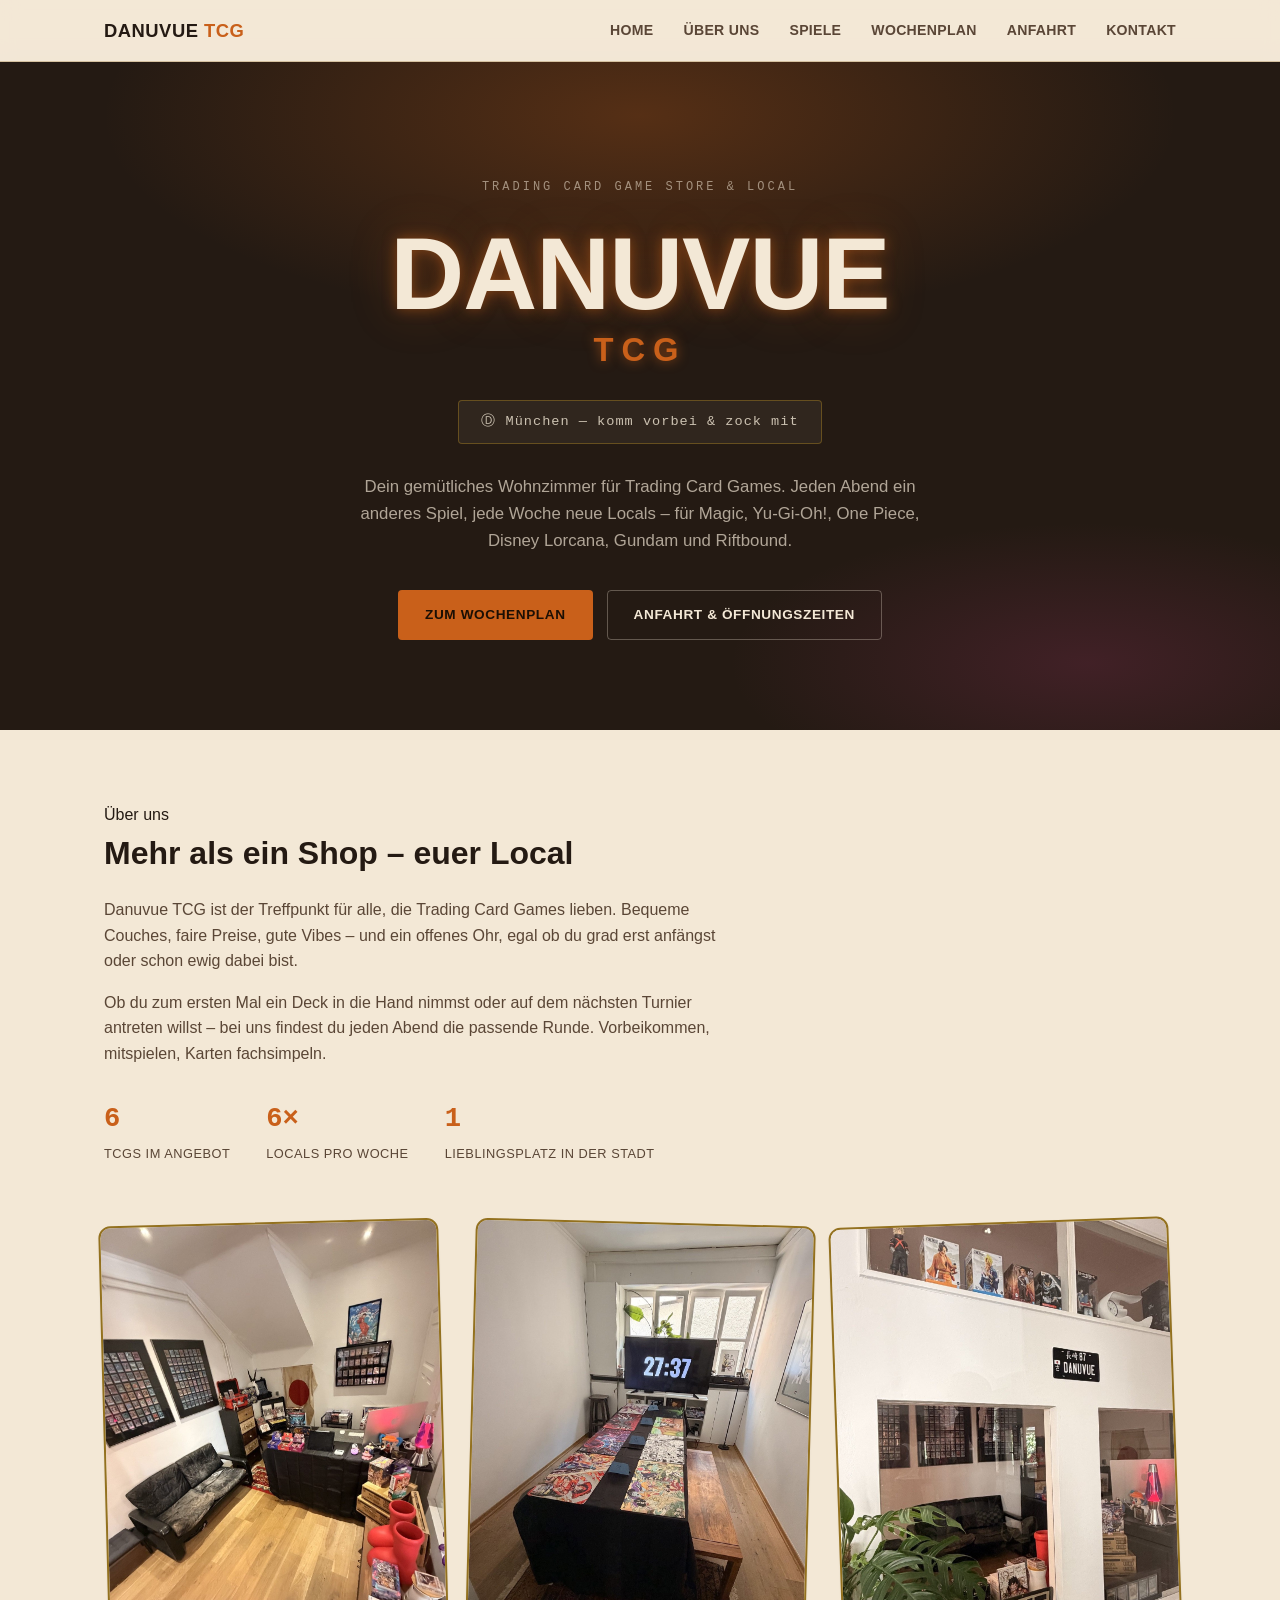
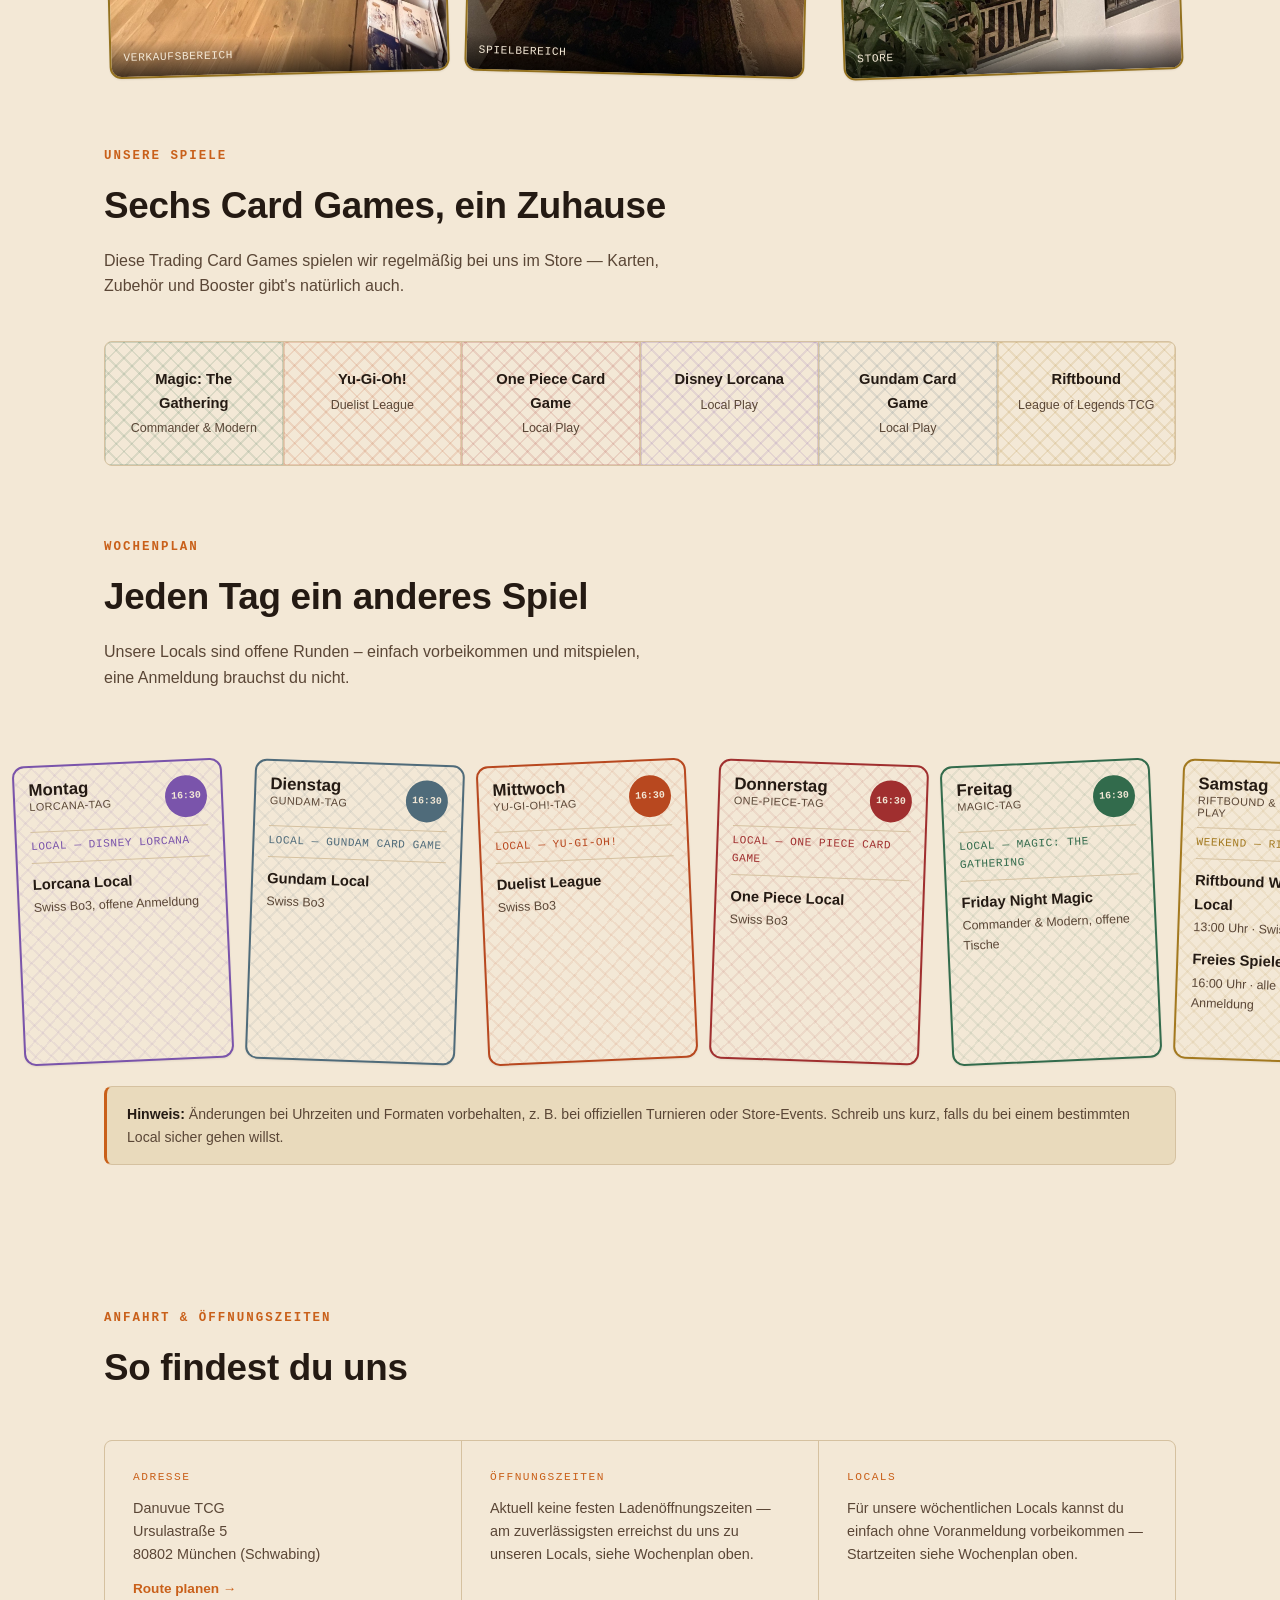
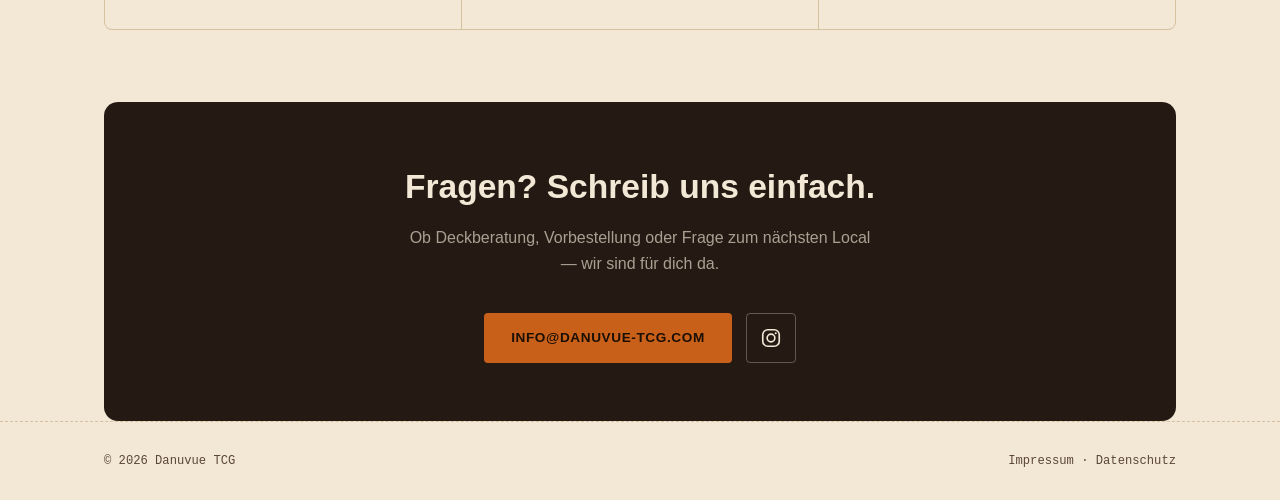
<file: index.html>
<!DOCTYPE html>
<html lang="de">
<head>
<meta charset="UTF-8">
<meta name="viewport" content="width=device-width, initial-scale=1.0">
<title>Danuvue TCG – Trading Card Game Store &amp; Local</title>
<meta name="description" content="Danuvue TCG – dein Trading Card Game Store. Wöchentliche Locals für Magic, Yu-Gi-Oh!, One Piece, Disney Lorcana, Gundam &amp; Riftbound.">

<link rel="icon" href="icons/favicon.ico" sizes="any">
<link rel="icon" type="image/png" sizes="32x32" href="icons/favicon-32.png">
<link rel="icon" type="image/png" sizes="16x16" href="icons/favicon-16.png">
<link rel="apple-touch-icon" sizes="180x180" href="icons/favicon-180.png">

<meta property="og:type" content="website">
<meta property="og:locale" content="de_DE">
<meta property="og:url" content="https://danuvue-tcg.com/">
<meta property="og:title" content="Danuvue TCG – Trading Card Game Store &amp; Local">
<meta property="og:description" content="Dein Trading Card Game Store in München. Wöchentliche Locals für Magic, Yu-Gi-Oh!, One Piece, Disney Lorcana, Gundam &amp; Riftbound.">
<meta property="og:image" content="https://danuvue-tcg.com/og-image.jpg">
<meta name="twitter:card" content="summary_large_image">
<meta name="twitter:title" content="Danuvue TCG – Trading Card Game Store &amp; Local">
<meta name="twitter:description" content="Dein Trading Card Game Store in München. Wöchentliche Locals für Magic, Yu-Gi-Oh!, One Piece, Disney Lorcana, Gundam &amp; Riftbound.">
<meta name="twitter:image" content="https://danuvue-tcg.com/og-image.jpg">

<link rel="stylesheet" href="style.css">
</head>
<body>

<header>
  <nav class="nav">
    <div class="logo">Danuvue <span class="accent">TCG</span></div>
    <button class="navtoggle" id="navToggle" aria-label="Menü öffnen" aria-expanded="false">☰</button>
    <div class="navlinks" id="navLinks">
      <a href="#home">Home</a>
      <a href="#about">Über uns</a>
      <a href="#games">Spiele</a>
      <a href="#schedule">Wochenplan</a>
      <a href="#info">Anfahrt</a>
      <a href="#contact">Kontakt</a>
    </div>
  </nav>
</header>

<section class="hero" id="home">
  <div class="wrap hero-inner">
    <span class="eyebrow">Trading Card Game Store &amp; Local</span>
    <h1 class="marquee">Danuvue<span class="sub">TCG</span></h1>
    <div class="nameplate">Ⓓ München — komm vorbei &amp; zock mit</div>
    <p class="lead">Dein gemütliches Wohnzimmer für Trading Card Games. Jeden Abend ein anderes Spiel, jede Woche neue Locals – für Magic, Yu-Gi-Oh!, One Piece, Disney Lorcana, Gundam und Riftbound.</p>
    <div class="btnrow">
      <a href="#schedule" class="btn btn-primary">Zum Wochenplan</a>
      <a href="#info" class="btn btn-outline">Anfahrt &amp; Öffnungszeiten</a>
    </div>
  </div>
</section>

<section id="about">
  <div class="wrap">
    <div class="about-text">
      <span class="kicker">Über uns</span>
      <h2 style="font-size:2rem; font-weight:800; margin-bottom:18px; text-wrap:balance;">Mehr als ein Shop – euer Local</h2>
      <p>Danuvue TCG ist der Treffpunkt für alle, die Trading Card Games lieben. Bequeme Couches, faire Preise, gute Vibes – und ein offenes Ohr, egal ob du grad erst anfängst oder schon ewig dabei bist.</p>
      <p>Ob du zum ersten Mal ein Deck in die Hand nimmst oder auf dem nächsten Turnier antreten willst – bei uns findest du jeden Abend die passende Runde. Vorbeikommen, mitspielen, Karten fachsimpeln.</p>
      <div class="stats">
        <div class="stat"><strong>6</strong><span>TCGs im Angebot</span></div>
        <div class="stat"><strong>6×</strong><span>Locals pro Woche</span></div>
        <div class="stat"><strong>1</strong><span>Lieblingsplatz in der Stadt</span></div>
      </div>
    </div>
    <div class="about-gallery">
      <figure class="photo-tile">
        <img src="images/verkaufsbereich.jpg" alt="Verkaufsbereich bei Danuvue TCG" loading="lazy">
        <figcaption>Verkaufsbereich</figcaption>
      </figure>
      <figure class="photo-tile">
        <img src="images/spielbereich.jpg" alt="Spielbereich mit Sitzecke bei Danuvue TCG" loading="lazy">
        <figcaption>Spielbereich</figcaption>
      </figure>
      <figure class="photo-tile">
        <img src="images/eingang.jpg" alt="Store von Danuvue TCG mit Namensschild" loading="lazy">
        <figcaption>Store</figcaption>
      </figure>
    </div>
  </div>
</section>

<section id="games" class="wrap">
  <div class="section-head">
    <span class="kicker">Unsere Spiele</span>
    <h2>Sechs Card Games, ein Zuhause</h2>
    <p>Diese Trading Card Games spielen wir regelmäßig bei uns im Store — Karten, Zubehör und Booster gibt's natürlich auch.</p>
  </div>
  <div class="games-grid">
    <div class="game-card" style="--mark-color:var(--c-magic)"><h3>Magic: The Gathering</h3><p>Commander &amp; Modern</p></div>
    <div class="game-card" style="--mark-color:var(--c-yugioh)"><h3>Yu-Gi-Oh!</h3><p>Duelist League</p></div>
    <div class="game-card" style="--mark-color:var(--c-onepiece)"><h3>One Piece Card Game</h3><p>Local Play</p></div>
    <div class="game-card" style="--mark-color:var(--c-lorcana)"><h3>Disney Lorcana</h3><p>Local Play</p></div>
    <div class="game-card" style="--mark-color:var(--c-gundam)"><h3>Gundam Card Game</h3><p>Local Play</p></div>
    <div class="game-card" style="--mark-color:var(--c-riftbound)"><h3>Riftbound</h3><p>League of Legends TCG</p></div>
  </div>
</section>

<section id="schedule">
  <div class="wrap">
    <div class="section-head">
      <span class="kicker">Wochenplan</span>
      <h2>Jeden Tag ein anderes Spiel</h2>
      <p>Unsere Locals sind offene Runden – einfach vorbeikommen und mitspielen, eine Anmeldung brauchst du nicht.</p>
    </div>
  </div>

  <div class="schedule-scroll">
    <div class="schedule">

      <div class="tcard" style="--gc:var(--c-lorcana)">
        <div class="tcard-head">
          <div class="tcard-day">Montag<small>Lorcana-Tag</small></div>
          <div class="tcard-time mono">16:30</div>
        </div>
        <div class="tcard-typeline">Local — Disney Lorcana</div>
        <div class="tcard-body">
          <div class="tcard-event"><div class="name">Lorcana Local</div><div class="fmt">Swiss Bo3, offene Anmeldung</div></div>
        </div>
      </div>

      <div class="tcard" style="--gc:var(--c-gundam)">
        <div class="tcard-head">
          <div class="tcard-day">Dienstag<small>Gundam-Tag</small></div>
          <div class="tcard-time mono">16:30</div>
        </div>
        <div class="tcard-typeline">Local — Gundam Card Game</div>
        <div class="tcard-body">
          <div class="tcard-event"><div class="name">Gundam Local</div><div class="fmt">Swiss Bo3</div></div>
        </div>
      </div>

      <div class="tcard" style="--gc:var(--c-yugioh)">
        <div class="tcard-head">
          <div class="tcard-day">Mittwoch<small>Yu-Gi-Oh!-Tag</small></div>
          <div class="tcard-time mono">16:30</div>
        </div>
        <div class="tcard-typeline">Local — Yu-Gi-Oh!</div>
        <div class="tcard-body">
          <div class="tcard-event"><div class="name">Duelist League</div><div class="fmt">Swiss Bo3</div></div>
        </div>
      </div>

      <div class="tcard" style="--gc:var(--c-onepiece)">
        <div class="tcard-head">
          <div class="tcard-day">Donnerstag<small>One-Piece-Tag</small></div>
          <div class="tcard-time mono">16:30</div>
        </div>
        <div class="tcard-typeline">Local — One Piece Card Game</div>
        <div class="tcard-body">
          <div class="tcard-event"><div class="name">One Piece Local</div><div class="fmt">Swiss Bo3</div></div>
        </div>
      </div>

      <div class="tcard" style="--gc:var(--c-magic)">
        <div class="tcard-head">
          <div class="tcard-day">Freitag<small>Magic-Tag</small></div>
          <div class="tcard-time mono">16:30</div>
        </div>
        <div class="tcard-typeline">Local — Magic: The Gathering</div>
        <div class="tcard-body">
          <div class="tcard-event"><div class="name">Friday Night Magic</div><div class="fmt">Commander &amp; Modern, offene Tische</div></div>
        </div>
      </div>

      <div class="tcard" style="--gc:var(--c-riftbound)">
        <div class="tcard-head">
          <div class="tcard-day">Samstag<small>Riftbound &amp; Open Play</small></div>
          <div class="tcard-time mono">13 / 16</div>
        </div>
        <div class="tcard-typeline">Weekend — Riftbound</div>
        <div class="tcard-body">
          <div class="tcard-event"><div class="name">Riftbound Weekend Local</div><div class="fmt">13:00 Uhr · Swiss Bo3</div></div>
          <div class="tcard-event"><div class="name">Freies Spielen</div><div class="fmt">16:00 Uhr · alle Games, ohne Anmeldung</div></div>
        </div>
      </div>

      <div class="tcard rest">
        <div class="tcard-head">
          <div class="tcard-day">Sonntag<small>Ruhetag</small></div>
          <div class="tcard-time mono">—</div>
        </div>
        <div class="tcard-typeline">Geschlossen</div>
        <div class="tcard-rest-txt">Store zu — Zeit zum Deckbauen.</div>
      </div>

    </div>
  </div>

  <div class="wrap">
    <div class="note">
      <strong>Hinweis:</strong> Änderungen bei Uhrzeiten und Formaten vorbehalten, z. B. bei offiziellen Turnieren oder Store-Events. Schreib uns kurz, falls du bei einem bestimmten Local sicher gehen willst.
    </div>
  </div>
</section>

<section id="info">
  <div class="wrap">
    <div class="section-head">
      <span class="kicker">Anfahrt &amp; Öffnungszeiten</span>
      <h2>So findest du uns</h2>
    </div>
    <div class="info-grid">
      <div class="info-card">
        <span class="kicker-sm">Adresse</span>
        <address>
          Danuvue TCG<br>
          Ursulastraße 5<br>
          80802 München (Schwabing)
        </address>
        <a href="https://www.google.com/maps/search/?api=1&amp;query=Ursulastra%C3%9Fe+5%2C+80802+M%C3%BCnchen" target="_blank" rel="noopener" class="route-link">Route planen →</a>
      </div>
      <div class="info-card">
        <span class="kicker-sm">Öffnungszeiten</span>
        <p>Aktuell keine festen Ladenöffnungszeiten — am zuverlässigsten erreichst du uns zu unseren Locals, siehe Wochenplan oben.</p>
      </div>
      <div class="info-card">
        <span class="kicker-sm">Locals</span>
        <p>Für unsere wöchentlichen Locals kannst du einfach ohne Voranmeldung vorbeikommen — Startzeiten siehe Wochenplan oben.</p>
      </div>
    </div>
  </div>
</section>

<section id="contact" class="wrap">
  <div class="cta">
    <h2>Fragen? Schreib uns einfach.</h2>
    <p>Ob Deckberatung, Vorbestellung oder Frage zum nächsten Local — wir sind für dich da.</p>
    <div class="btnrow">
      <a href="mailto:info@danuvue-tcg.com" class="btn btn-primary">info@danuvue-tcg.com</a>
      <a href="https://www.instagram.com/danuvuetcg/" target="_blank" rel="noopener" class="btn btn-outline btn-icon" aria-label="Danuvue TCG auf Instagram">
        <svg viewBox="0 0 24 24" width="22" height="22" fill="none" stroke="currentColor" stroke-width="1.8" aria-hidden="true">
          <rect x="3" y="3" width="18" height="18" rx="5.5"/>
          <circle cx="12" cy="12" r="4.2"/>
          <circle cx="17.15" cy="6.85" r="1.1" fill="currentColor" stroke="none"/>
        </svg>
      </a>
    </div>
  </div>
</section>

<footer>
  <div class="wrap">
    <span>© 2026 Danuvue TCG</span>
    <span><a href="impressum.html">Impressum</a> · <a href="datenschutz.html">Datenschutz</a></span>
  </div>
</footer>

<script>
  document.getElementById('navToggle').addEventListener('click', function () {
    var open = document.getElementById('navLinks').classList.toggle('open');
    this.setAttribute('aria-expanded', open);
  });
  document.querySelectorAll('.navlinks a').forEach(function (a) {
    a.addEventListener('click', function () {
      document.getElementById('navLinks').classList.remove('open');
    });
  });
</script>

</body>
</html>
</file>
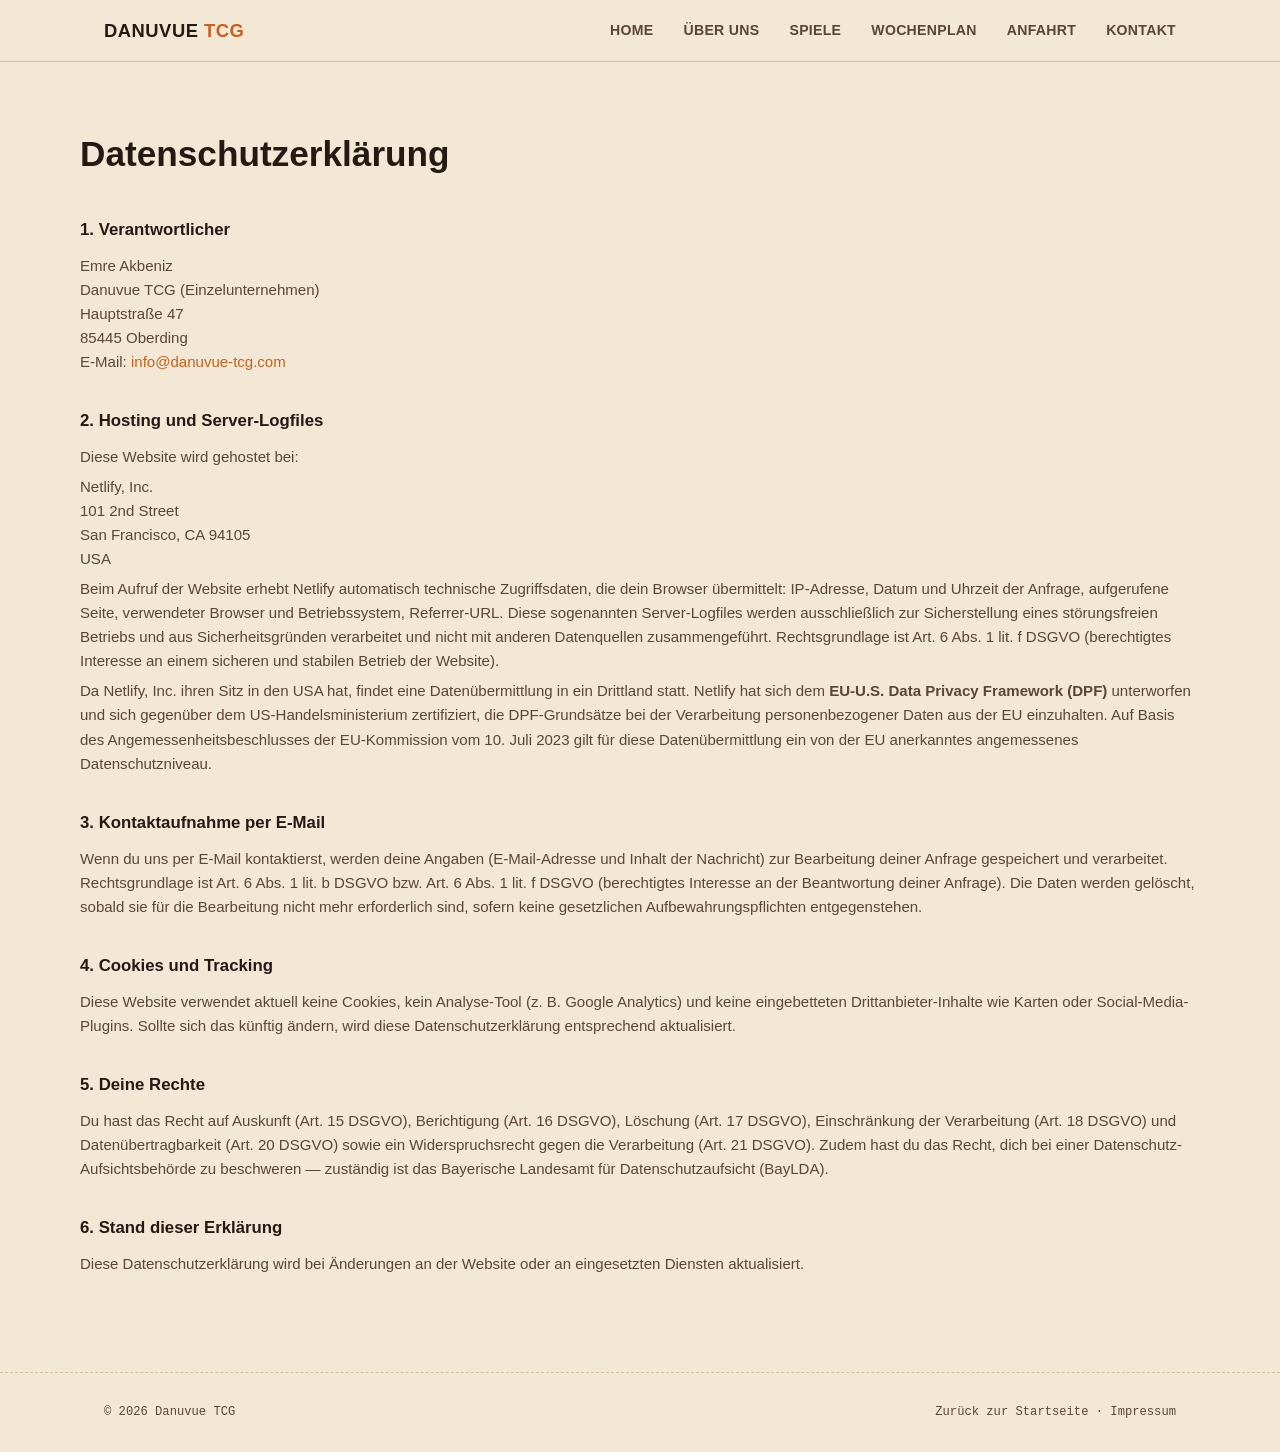
<file: datenschutz.html>
<!DOCTYPE html>
<html lang="de">
<head>
<meta charset="UTF-8">
<meta name="viewport" content="width=device-width, initial-scale=1.0">
<title>Datenschutz – Danuvue TCG</title>
<meta name="robots" content="noindex">
<link rel="icon" href="icons/favicon.ico" sizes="any">
<link rel="icon" type="image/png" sizes="32x32" href="icons/favicon-32.png">
<link rel="apple-touch-icon" sizes="180x180" href="icons/favicon-180.png">
<link rel="stylesheet" href="style.css">
</head>
<body>

<header>
  <nav class="nav">
    <a href="index.html" class="logo">Danuvue <span class="accent">TCG</span></a>
    <button class="navtoggle" id="navToggle" aria-label="Menü öffnen" aria-expanded="false">☰</button>
    <div class="navlinks" id="navLinks">
      <a href="index.html#home">Home</a>
      <a href="index.html#about">Über uns</a>
      <a href="index.html#games">Spiele</a>
      <a href="index.html#schedule">Wochenplan</a>
      <a href="index.html#info">Anfahrt</a>
      <a href="index.html#contact">Kontakt</a>
    </div>
  </nav>
</header>

<section class="legal wrap">
  <h1>Datenschutzerklärung</h1>

  <h2>1. Verantwortlicher</h2>
  <p>
    Emre Akbeniz<br>
    Danuvue TCG (Einzelunternehmen)<br>
    Hauptstraße 47<br>
    85445 Oberding<br>
    E-Mail: <a href="mailto:info@danuvue-tcg.com">info@danuvue-tcg.com</a>
  </p>

  <h2>2. Hosting und Server-Logfiles</h2>
  <p>Diese Website wird gehostet bei:</p>
  <p>
    Netlify, Inc.<br>
    101 2nd Street<br>
    San Francisco, CA 94105<br>
    USA
  </p>
  <p>Beim Aufruf der Website erhebt Netlify automatisch technische Zugriffsdaten, die dein Browser übermittelt: IP-Adresse, Datum und Uhrzeit der Anfrage, aufgerufene Seite, verwendeter Browser und Betriebssystem, Referrer-URL. Diese sogenannten Server-Logfiles werden ausschließlich zur Sicherstellung eines störungsfreien Betriebs und aus Sicherheitsgründen verarbeitet und nicht mit anderen Datenquellen zusammengeführt. Rechtsgrundlage ist Art. 6 Abs. 1 lit. f DSGVO (berechtigtes Interesse an einem sicheren und stabilen Betrieb der Website).</p>
  <p>Da Netlify, Inc. ihren Sitz in den USA hat, findet eine Datenübermittlung in ein Drittland statt. Netlify hat sich dem <strong>EU-U.S. Data Privacy Framework (DPF)</strong> unterworfen und sich gegenüber dem US-Handelsministerium zertifiziert, die DPF-Grundsätze bei der Verarbeitung personenbezogener Daten aus der EU einzuhalten. Auf Basis des Angemessenheitsbeschlusses der EU-Kommission vom 10. Juli 2023 gilt für diese Datenübermittlung ein von der EU anerkanntes angemessenes Datenschutzniveau.</p>

  <h2>3. Kontaktaufnahme per E-Mail</h2>
  <p>Wenn du uns per E-Mail kontaktierst, werden deine Angaben (E-Mail-Adresse und Inhalt der Nachricht) zur Bearbeitung deiner Anfrage gespeichert und verarbeitet. Rechtsgrundlage ist Art. 6 Abs. 1 lit. b DSGVO bzw. Art. 6 Abs. 1 lit. f DSGVO (berechtigtes Interesse an der Beantwortung deiner Anfrage). Die Daten werden gelöscht, sobald sie für die Bearbeitung nicht mehr erforderlich sind, sofern keine gesetzlichen Aufbewahrungspflichten entgegenstehen.</p>

  <h2>4. Cookies und Tracking</h2>
  <p>Diese Website verwendet aktuell keine Cookies, kein Analyse-Tool (z. B. Google Analytics) und keine eingebetteten Drittanbieter-Inhalte wie Karten oder Social-Media-Plugins. Sollte sich das künftig ändern, wird diese Datenschutzerklärung entsprechend aktualisiert.</p>

  <h2>5. Deine Rechte</h2>
  <p>Du hast das Recht auf Auskunft (Art. 15 DSGVO), Berichtigung (Art. 16 DSGVO), Löschung (Art. 17 DSGVO), Einschränkung der Verarbeitung (Art. 18 DSGVO) und Datenübertragbarkeit (Art. 20 DSGVO) sowie ein Widerspruchsrecht gegen die Verarbeitung (Art. 21 DSGVO). Zudem hast du das Recht, dich bei einer Datenschutz-Aufsichtsbehörde zu beschweren — zuständig ist das Bayerische Landesamt für Datenschutzaufsicht (BayLDA).</p>

  <h2>6. Stand dieser Erklärung</h2>
  <p>Diese Datenschutzerklärung wird bei Änderungen an der Website oder an eingesetzten Diensten aktualisiert.</p>
</section>

<footer>
  <div class="wrap">
    <span>© 2026 Danuvue TCG</span>
    <span><a href="index.html">Zurück zur Startseite</a> · <a href="impressum.html">Impressum</a></span>
  </div>
</footer>

<script>
  document.getElementById('navToggle').addEventListener('click', function () {
    var open = document.getElementById('navLinks').classList.toggle('open');
    this.setAttribute('aria-expanded', open);
  });
</script>

</body>
</html>
</file>
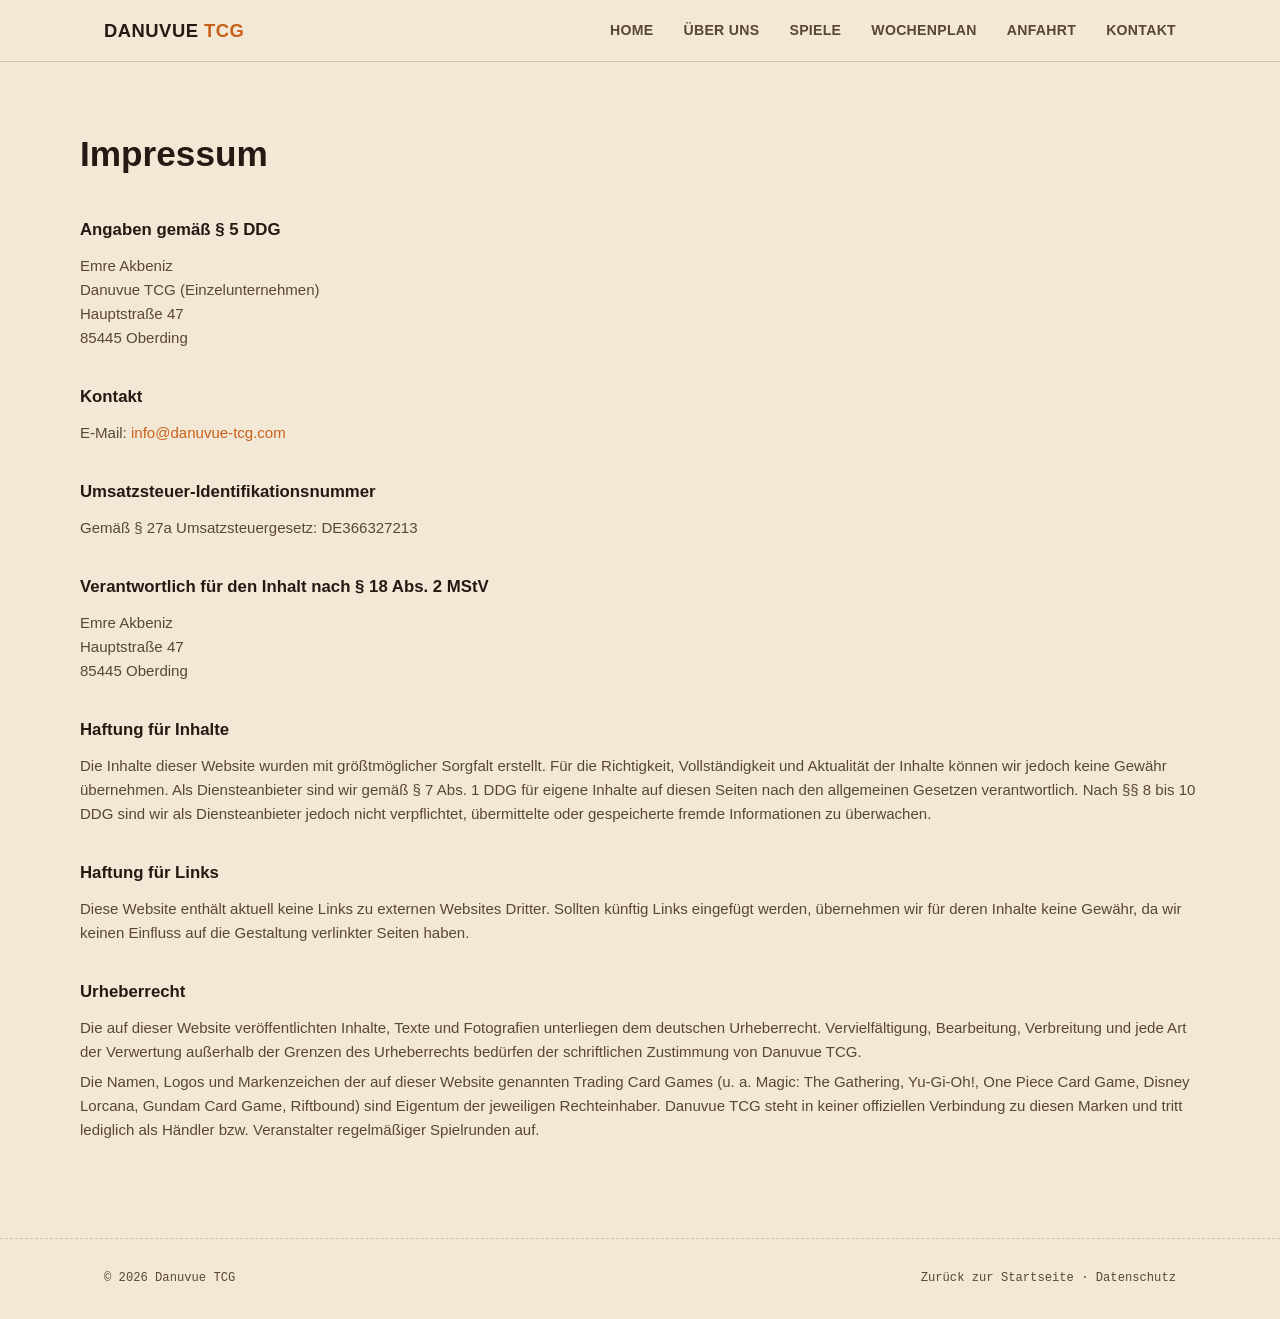
<file: impressum.html>
<!DOCTYPE html>
<html lang="de">
<head>
<meta charset="UTF-8">
<meta name="viewport" content="width=device-width, initial-scale=1.0">
<title>Impressum – Danuvue TCG</title>
<meta name="robots" content="noindex">
<link rel="icon" href="icons/favicon.ico" sizes="any">
<link rel="icon" type="image/png" sizes="32x32" href="icons/favicon-32.png">
<link rel="apple-touch-icon" sizes="180x180" href="icons/favicon-180.png">
<link rel="stylesheet" href="style.css">
</head>
<body>

<header>
  <nav class="nav">
    <a href="index.html" class="logo">Danuvue <span class="accent">TCG</span></a>
    <button class="navtoggle" id="navToggle" aria-label="Menü öffnen" aria-expanded="false">☰</button>
    <div class="navlinks" id="navLinks">
      <a href="index.html#home">Home</a>
      <a href="index.html#about">Über uns</a>
      <a href="index.html#games">Spiele</a>
      <a href="index.html#schedule">Wochenplan</a>
      <a href="index.html#info">Anfahrt</a>
      <a href="index.html#contact">Kontakt</a>
    </div>
  </nav>
</header>

<section class="legal wrap">
  <h1>Impressum</h1>

  <h2>Angaben gemäß § 5 DDG</h2>
  <p>
    Emre Akbeniz<br>
    Danuvue TCG (Einzelunternehmen)<br>
    Hauptstraße 47<br>
    85445 Oberding
  </p>

  <h2>Kontakt</h2>
  <p>E-Mail: <a href="mailto:info@danuvue-tcg.com">info@danuvue-tcg.com</a></p>

  <h2>Umsatzsteuer-Identifikationsnummer</h2>
  <p>Gemäß § 27a Umsatzsteuergesetz: DE366327213</p>

  <h2>Verantwortlich für den Inhalt nach § 18 Abs. 2 MStV</h2>
  <p>
    Emre Akbeniz<br>
    Hauptstraße 47<br>
    85445 Oberding
  </p>

  <h2>Haftung für Inhalte</h2>
  <p>Die Inhalte dieser Website wurden mit größtmöglicher Sorgfalt erstellt. Für die Richtigkeit, Vollständigkeit und Aktualität der Inhalte können wir jedoch keine Gewähr übernehmen. Als Diensteanbieter sind wir gemäß § 7 Abs. 1 DDG für eigene Inhalte auf diesen Seiten nach den allgemeinen Gesetzen verantwortlich. Nach §§ 8 bis 10 DDG sind wir als Diensteanbieter jedoch nicht verpflichtet, übermittelte oder gespeicherte fremde Informationen zu überwachen.</p>

  <h2>Haftung für Links</h2>
  <p>Diese Website enthält aktuell keine Links zu externen Websites Dritter. Sollten künftig Links eingefügt werden, übernehmen wir für deren Inhalte keine Gewähr, da wir keinen Einfluss auf die Gestaltung verlinkter Seiten haben.</p>

  <h2>Urheberrecht</h2>
  <p>Die auf dieser Website veröffentlichten Inhalte, Texte und Fotografien unterliegen dem deutschen Urheberrecht. Vervielfältigung, Bearbeitung, Verbreitung und jede Art der Verwertung außerhalb der Grenzen des Urheberrechts bedürfen der schriftlichen Zustimmung von Danuvue TCG.</p>
  <p>Die Namen, Logos und Markenzeichen der auf dieser Website genannten Trading Card Games (u. a. Magic: The Gathering, Yu-Gi-Oh!, One Piece Card Game, Disney Lorcana, Gundam Card Game, Riftbound) sind Eigentum der jeweiligen Rechteinhaber. Danuvue TCG steht in keiner offiziellen Verbindung zu diesen Marken und tritt lediglich als Händler bzw. Veranstalter regelmäßiger Spielrunden auf.</p>
</section>

<footer>
  <div class="wrap">
    <span>© 2026 Danuvue TCG</span>
    <span><a href="index.html">Zurück zur Startseite</a> · <a href="datenschutz.html">Datenschutz</a></span>
  </div>
</footer>

<script>
  document.getElementById('navToggle').addEventListener('click', function () {
    var open = document.getElementById('navLinks').classList.toggle('open');
    this.setAttribute('aria-expanded', open);
  });
</script>

</body>
</html>
</file>
<file: style.css>
/* ---------- Tokens ---------- */
  :root {
    --ink: #241a13;
    --ink-soft: #5a4636;
    --paper: #f3e8d6;
    --paper-2: #e9dabc;
    --line: #d5c1a0;
    --amber: #c9601a;
    --magenta: #a8386b;
    --gold: #93711f;
    --shadow: 0 1px 2px rgba(36,26,19,0.08);

    --c-lorcana: #7a54ab;
    --c-gundam: #4f6b7a;
    --c-yugioh: #b8481f;
    --c-onepiece: #a02f2f;
    --c-magic: #326b4c;
    --c-riftbound: #a3791f;
  }
  @media (prefers-color-scheme: dark) {
    :root {
      --ink: #f1e4cd;
      --ink-soft: #c3ac8b;
      --paper: #17110b;
      --paper-2: #221a11;
      --line: #3d2e1e;
      --amber: #ff8a3d;
      --magenta: #ea6fa1;
      --gold: #e2b458;
      --shadow: 0 2px 10px rgba(0,0,0,0.35);
    }
  }
  :root[data-theme="dark"] {
    --ink: #f1e4cd; --ink-soft: #c3ac8b; --paper: #17110b; --paper-2: #221a11;
    --line: #3d2e1e; --amber: #ff8a3d; --magenta: #ea6fa1; --gold: #e2b458;
    --shadow: 0 2px 10px rgba(0,0,0,0.35);
  }
  :root[data-theme="light"] {
    --ink: #241a13; --ink-soft: #5a4636; --paper: #f3e8d6; --paper-2: #e9dabc;
    --line: #d5c1a0; --amber: #c9601a; --magenta: #a8386b; --gold: #93711f;
    --shadow: 0 1px 2px rgba(36,26,19,0.08);
  }

  * { box-sizing: border-box; margin: 0; padding: 0; }
  html { scroll-behavior: smooth; }
  @media (prefers-reduced-motion: reduce) {
    html { scroll-behavior: auto; }
    * { animation-duration: 0.001ms !important; transition-duration: 0.001ms !important; }
  }
  body {
    background: var(--paper);
    color: var(--ink);
    font-family: -apple-system, BlinkMacSystemFont, "Segoe UI", Roboto, sans-serif;
    line-height: 1.6;
  }
  a { color: inherit; text-decoration: none; }
  img { max-width: 100%; display: block; }
  :focus-visible { outline: 2px solid var(--amber); outline-offset: 3px; }

  .mono { font-family: ui-monospace, "SF Mono", Menlo, Consolas, monospace; font-variant-numeric: tabular-nums; }
  .wrap { max-width: 1120px; margin: 0 auto; padding: 0 24px; }

  /* ---------- Header ---------- */
  header {
    position: sticky; top: 0; z-index: 50;
    background: color-mix(in srgb, var(--paper) 88%, transparent);
    backdrop-filter: blur(10px);
    border-bottom: 1px solid var(--line);
  }
  .nav {
    display: flex; align-items: center; justify-content: space-between;
    padding: 16px 24px; max-width: 1120px; margin: 0 auto;
  }
  .logo {
    font-weight: 800; font-size: 1.15rem; letter-spacing: 0.5px; text-transform: uppercase;
  }
  .logo .accent { color: var(--amber); }
  .navlinks { display: flex; gap: 30px; font-size: 0.88rem; font-weight: 600; letter-spacing: 0.3px; text-transform: uppercase; }
  .navlinks a { color: var(--ink-soft); transition: color .2s; }
  .navlinks a:hover { color: var(--amber); }
  .navtoggle { display: none; background: none; border: 1px solid var(--line); border-radius: 6px; color: var(--ink); font-size: 1.2rem; cursor: pointer; padding: 6px 10px; }

  @media (max-width: 760px) {
    .navlinks {
      position: absolute; top: 100%; left: 0; right: 0;
      flex-direction: column; gap: 0;
      background: var(--paper);
      border-bottom: 1px solid var(--line);
      max-height: 0; overflow: hidden; transition: max-height .3s ease;
    }
    .navlinks.open { max-height: 400px; }
    .navlinks a { padding: 14px 24px; border-top: 1px solid var(--line); }
    .navtoggle { display: block; }
  }

  /* ---------- Hero: neon shop sign ---------- */
  .hero {
    background: var(--ink);
    color: var(--paper);
    position: relative;
    overflow: hidden;
    padding: 110px 24px 90px;
    text-align: center;
  }
  .hero::before {
    content: "";
    position: absolute; inset: 0;
    background:
      radial-gradient(ellipse 60% 45% at 50% 8%, color-mix(in srgb, var(--amber) 30%, transparent), transparent 70%),
      radial-gradient(ellipse 40% 30% at 85% 90%, color-mix(in srgb, var(--magenta) 22%, transparent), transparent 70%);
    pointer-events: none;
  }
  .hero-inner { position: relative; }
  .hero .eyebrow {
    display: inline-block; font-family: ui-monospace, monospace; font-size: 0.75rem;
    letter-spacing: 3px; text-transform: uppercase; color: color-mix(in srgb, var(--paper) 55%, transparent);
    margin-bottom: 26px;
  }
  .marquee {
    font-size: clamp(3rem, 11vw, 6.4rem);
    font-weight: 800; letter-spacing: -1px; text-transform: uppercase;
    color: var(--paper);
    text-shadow:
      0 0 14px color-mix(in srgb, var(--amber) 55%, transparent),
      0 0 46px color-mix(in srgb, var(--amber) 30%, transparent);
    line-height: 0.98;
  }
  .marquee .sub {
    display: block; font-size: 0.32em; letter-spacing: 8px; color: var(--amber);
    text-shadow: 0 0 12px color-mix(in srgb, var(--amber) 70%, transparent);
    margin-top: 10px;
  }
  .nameplate {
    display: inline-flex; align-items: center; gap: 10px;
    margin: 34px auto 0; padding: 10px 22px;
    border: 1px solid color-mix(in srgb, var(--gold) 55%, transparent);
    border-radius: 4px;
    background: color-mix(in srgb, var(--paper) 6%, transparent);
    font-family: ui-monospace, monospace; font-size: 0.85rem; letter-spacing: 1px;
    color: color-mix(in srgb, var(--paper) 80%, transparent);
  }
  .hero p.lead {
    max-width: 560px; margin: 30px auto 0;
    color: color-mix(in srgb, var(--paper) 68%, transparent); font-size: 1.05rem;
  }
  .btnrow { display: flex; gap: 14px; justify-content: center; flex-wrap: wrap; margin-top: 36px; }
  .btn {
    padding: 13px 26px; border-radius: 4px; font-weight: 700; font-size: 0.85rem;
    text-transform: uppercase; letter-spacing: 0.6px;
    display: inline-block; transition: transform .15s, box-shadow .15s, opacity .15s;
    border: 1px solid transparent;
  }
  .btn-primary { background: var(--amber); color: #1b0f04; }
  .btn-primary:hover { transform: translateY(-2px); box-shadow: 0 8px 22px color-mix(in srgb, var(--amber) 45%, transparent); }
  .btn-outline { border-color: color-mix(in srgb, var(--paper) 30%, transparent); color: var(--paper); }
  .btn-outline:hover { border-color: var(--amber); color: var(--amber); }
  .btn-icon { padding: 13px; display: inline-flex; align-items: center; justify-content: center; }

  section { padding: 72px 0; }
  .section-head { margin-bottom: 42px; }
  .section-head .kicker {
    font-family: ui-monospace, monospace; color: var(--amber); font-weight: 600; font-size: 0.78rem;
    text-transform: uppercase; letter-spacing: 2px; margin-bottom: 10px; display: block;
  }
  .section-head h2 { font-size: clamp(1.7rem, 4vw, 2.3rem); font-weight: 800; letter-spacing: -0.3px; text-wrap: balance; }
  .section-head p { color: var(--ink-soft); max-width: 560px; margin-top: 12px; }

  /* ---------- About ---------- */
  .about-text { max-width: 640px; }
  .about-text p { color: var(--ink-soft); margin-bottom: 16px; }
  .about-gallery {
    display: grid; grid-template-columns: repeat(3, 1fr); gap: 26px;
    margin-top: 56px;
  }
  @media (max-width: 640px) { .about-gallery { grid-template-columns: 1fr; max-width: 340px; margin-left: auto; margin-right: auto; } }
  .photo-tile {
    --tilt: 0deg;
    position: relative; aspect-ratio: 3/4; border-radius: 12px; overflow: hidden;
    border: 2px solid var(--gold); background: var(--paper-2);
    box-shadow: var(--shadow);
    transform: rotate(var(--tilt));
    transition: transform .25s ease, box-shadow .25s ease;
  }
  .photo-tile:nth-child(1) { --tilt: -1.5deg; }
  .photo-tile:nth-child(2) { --tilt: 1.5deg; }
  .photo-tile:nth-child(3) { --tilt: -2deg; }
  .photo-tile:hover { transform: rotate(0deg) translateY(-6px); box-shadow: 0 14px 28px color-mix(in srgb, var(--gold) 30%, transparent); }
  .photo-tile img { width: 100%; height: 100%; object-fit: cover; display: block; }
  .photo-tile figcaption {
    position: absolute; left: 0; right: 0; bottom: 0; padding: 9px 12px;
    font-family: ui-monospace, monospace; font-size: 0.7rem; letter-spacing: 0.6px; text-transform: uppercase;
    color: #f3e8d6; background: linear-gradient(to top, rgba(0,0,0,0.65), transparent);
  }
  .stats { display: flex; gap: 36px; margin-top: 30px; flex-wrap: wrap; }
  .stat strong { display: block; font-size: 1.7rem; color: var(--amber); font-family: ui-monospace, monospace; }
  .stat span { color: var(--ink-soft); font-size: 0.8rem; text-transform: uppercase; letter-spacing: 0.5px; }

  /* ---------- Games: set-symbol strip ---------- */
  .games-grid { display: grid; grid-template-columns: repeat(auto-fit, minmax(150px, 1fr)); gap: 1px; background: var(--line); border: 1px solid var(--line); border-radius: 8px; overflow: hidden; }
  .game-card {
    --cc: var(--mark-color, var(--amber));
    padding: 26px 18px; text-align: center;
    background:
      repeating-linear-gradient(45deg, color-mix(in srgb, var(--cc) 13%, transparent) 0 2px, transparent 2px 11px),
      repeating-linear-gradient(-45deg, color-mix(in srgb, var(--cc) 13%, transparent) 0 2px, transparent 2px 11px),
      var(--paper);
    box-shadow: inset 0 0 0 1px color-mix(in srgb, var(--cc) 20%, transparent);
  }
  .game-card h3 { font-size: 0.92rem; margin-bottom: 4px; }
  .game-card p { color: var(--ink-soft); font-size: 0.78rem; }

  /* ---------- Schedule: cards on the table ---------- */
  .schedule-scroll { overflow-x: auto; padding: 30px 6px 16px; margin: 0 -6px; }
  .schedule {
    display: flex; gap: 22px; min-width: max-content; padding: 0 18px;
  }
  .tcard {
    --gc: var(--amber);
    width: 210px; min-height: 300px;
    background:
      repeating-linear-gradient(45deg, color-mix(in srgb, var(--gc) 8%, transparent) 0 2px, transparent 2px 11px),
      repeating-linear-gradient(-45deg, color-mix(in srgb, var(--gc) 8%, transparent) 0 2px, transparent 2px 11px),
      var(--paper);
    border: 2px solid var(--gc);
    border-radius: 12px;
    padding: 14px;
    display: flex; flex-direction: column;
    box-shadow: var(--shadow);
    transform: rotate(var(--tilt, 0deg));
    transition: transform .25s ease, box-shadow .25s ease;
  }
  .tcard:hover { transform: rotate(0deg) translateY(-6px); box-shadow: 0 14px 28px color-mix(in srgb, var(--gc) 30%, transparent); }
  .tcard:nth-child(odd) { --tilt: -2.5deg; }
  .tcard:nth-child(even) { --tilt: 2deg; }
  .tcard.rest { opacity: 0.6; }
  .tcard-head { display: flex; justify-content: space-between; align-items: flex-start; margin-bottom: 8px; }
  .tcard-day { font-weight: 800; font-size: 1.05rem; line-height: 1.1; }
  .tcard-day small { display: block; font-weight: 500; font-size: 0.68rem; color: var(--ink-soft); text-transform: uppercase; letter-spacing: 0.4px; margin-top: 2px; }
  .tcard-time {
    flex: none; width: 42px; height: 42px; border-radius: 50%;
    background: var(--gc); color: var(--paper);
    display: flex; align-items: center; justify-content: center;
    font-family: ui-monospace, monospace; font-size: 0.62rem; font-weight: 700; text-align: center; line-height: 1.05;
  }
  .tcard-typeline {
    font-family: ui-monospace, monospace; font-size: 0.7rem; text-transform: uppercase; letter-spacing: 0.5px;
    color: var(--gc); border-top: 1px solid var(--line); border-bottom: 1px solid var(--line);
    padding: 6px 0; margin-bottom: 10px;
  }
  .tcard-body { flex: 1; display: flex; flex-direction: column; gap: 10px; }
  .tcard-event .name { font-weight: 700; font-size: 0.92rem; }
  .tcard-event .fmt { color: var(--ink-soft); font-size: 0.78rem; margin-top: 2px; }
  .tcard-rest-txt { color: var(--ink-soft); font-size: 0.85rem; font-style: italic; margin: auto 0; text-align: center; }

  /* On phones, swap the horizontal card carousel for a plain vertical list —
     a horizontal scroller nested in a vertically scrolling page fights touch
     swipes and makes the whole page feel like it scrolls "crooked". */
  @media (max-width: 760px) {
    .schedule-scroll { overflow-x: visible; padding: 20px 0 0; margin: 0; }
    .schedule { flex-direction: column; min-width: 0; padding: 0; gap: 14px; }
    .tcard { width: 100%; min-height: 0; transform: none; }
    .tcard:hover { transform: none; }
    .tcard:nth-child(odd), .tcard:nth-child(even) { --tilt: 0deg; }
  }

  .note {
    margin-top: 8px; padding: 16px 20px; border-radius: 8px;
    background: var(--paper-2); border: 1px solid var(--line); border-left: 3px solid var(--amber);
    color: var(--ink-soft); font-size: 0.88rem;
  }
  .note strong { color: var(--ink); }

  /* ---------- Info ---------- */
  .info-grid { display: grid; grid-template-columns: repeat(3, 1fr); gap: 1px; background: var(--line); border: 1px solid var(--line); border-radius: 8px; overflow: hidden; }
  @media (max-width: 800px) { .info-grid { grid-template-columns: 1fr; } }
  .info-card { background: var(--paper); padding: 28px; }
  .info-card .kicker-sm { font-family: ui-monospace, monospace; font-size: 0.7rem; text-transform: uppercase; letter-spacing: 1.5px; color: var(--amber); margin-bottom: 10px; display: block; }
  .info-card h3 { margin-bottom: 10px; font-size: 1rem; }
  .info-card p, .info-card address { color: var(--ink-soft); font-style: normal; font-size: 0.9rem; }
  .route-link {
    display: inline-block; margin-top: 12px;
    color: var(--amber); font-weight: 600; font-size: 0.85rem;
  }
  .route-link:hover { text-decoration: underline; }

  /* ---------- Contact ---------- */
  .cta {
    background: var(--ink); color: var(--paper);
    border-radius: 14px; padding: 58px 40px; text-align: center;
  }
  .cta h2 { font-size: clamp(1.5rem, 4vw, 2.1rem); margin-bottom: 12px; }
  .cta p { color: color-mix(in srgb, var(--paper) 65%, transparent); max-width: 480px; margin: 0 auto 26px; }

  /* ---------- Footer: receipt ---------- */
  footer { border-top: 1px dashed var(--line); padding: 30px 0; }
  footer .wrap { display: flex; justify-content: space-between; flex-wrap: wrap; gap: 10px; font-family: ui-monospace, monospace; font-size: 0.76rem; color: var(--ink-soft); }
  footer a:hover { color: var(--amber); }

  /* ---------- Legal pages ---------- */
  .legal { padding: 64px 0 90px; }
  .legal h1 { font-size: clamp(1.7rem, 4vw, 2.2rem); font-weight: 800; margin-bottom: 34px; }
  .legal h2 { font-size: 1.05rem; font-weight: 700; margin: 34px 0 10px; }
  .legal h2:first-of-type { margin-top: 0; }
  .legal p, .legal address { color: var(--ink-soft); font-style: normal; font-size: 0.94rem; margin-bottom: 6px; }
  .legal a { color: var(--amber); }
  .legal a:hover { text-decoration: underline; }
</file>
